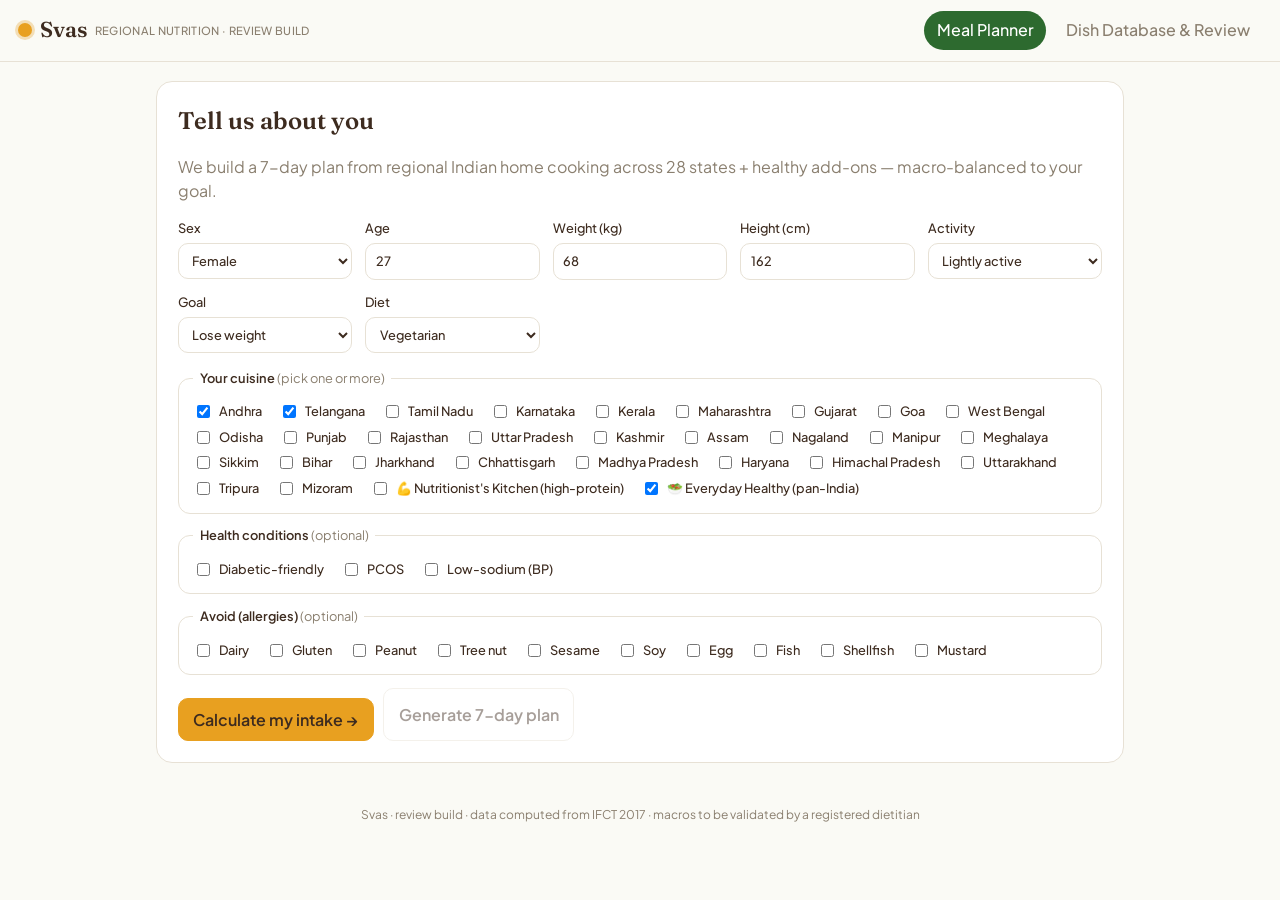
<file: index.html>
<!DOCTYPE html>
<html lang="en">
<head>
<meta charset="UTF-8" />
<meta name="viewport" content="width=device-width, initial-scale=1.0" />
<title>Svas — Regional Meal Planner (review build)</title>
<link rel="icon" type="image/png" href="favicon.png">
<link rel="preconnect" href="https://fonts.googleapis.com">
<link href="https://fonts.googleapis.com/css2?family=Fraunces:opsz,wght@9..144,500;9..144,600&family=Plus+Jakarta+Sans:wght@400;500;600&family=Noto+Sans+Telugu&family=Noto+Sans+Gurmukhi&family=Noto+Sans+Tamil&family=Noto+Sans+Kannada&family=Noto+Sans+Malayalam&family=Noto+Sans+Devanagari&family=Noto+Sans+Gujarati&family=Noto+Sans+Bengali&family=Noto+Sans+Oriya&display=swap" rel="stylesheet">
<link rel="stylesheet" href="styles.css?v=19" />
</head>
<body>
<header class="topbar">
  <div class="brand"><span class="dot"></span> Svas <span class="tag">regional nutrition · review build</span></div>
  <nav class="tabs">
    <button class="tab active" data-tab="plan">Meal Planner</button>
    <button class="tab" data-tab="db">Dish Database &amp; Review</button>
  </nav>
</header>

<!-- ============ PLAN GENERATOR ============ -->
<main id="tab-plan" class="tab-panel active">
  <section class="card form-card">
    <h2>Tell us about you</h2>
    <p class="muted">We build a 7-day plan from regional Indian home cooking across 28 states + healthy add-ons — macro-balanced to your goal.</p>
    <form id="profile-form">
      <div class="grid">
        <label>Sex
          <select name="sex"><option value="female">Female</option><option value="male">Male</option></select>
        </label>
        <label>Age <input type="number" name="age" value="27" min="14" max="90" required></label>
        <label>Weight (kg) <input type="number" name="weight" value="68" min="30" max="200" required></label>
        <label>Height (cm) <input type="number" name="height" value="162" min="120" max="220" required></label>
        <label>Activity
          <select name="activity">
            <option value="sedentary">Sedentary</option>
            <option value="light" selected>Lightly active</option>
            <option value="moderate">Moderately active</option>
            <option value="active">Very active</option>
          </select>
        </label>
        <label>Goal
          <select name="goal">
            <option value="lose" selected>Lose weight</option>
            <option value="maintain">Maintain</option>
            <option value="gain">Build muscle</option>
          </select>
        </label>
        <label>Diet
          <select name="diet">
            <option value="veg" selected>Vegetarian</option>
            <option value="egg">Eggetarian</option>
            <option value="non-veg">Non-vegetarian</option>
          </select>
        </label>
      </div>

      <fieldset>
        <legend>Your cuisine <span class="muted">(pick one or more)</span></legend>
        <label class="chk"><input type="checkbox" name="region" value="Andhra" checked> Andhra</label>
        <label class="chk"><input type="checkbox" name="region" value="Telangana" checked> Telangana</label>
        <label class="chk"><input type="checkbox" name="region" value="Tamil Nadu"> Tamil Nadu</label>
        <label class="chk"><input type="checkbox" name="region" value="Karnataka"> Karnataka</label>
        <label class="chk"><input type="checkbox" name="region" value="Kerala"> Kerala</label>
        <label class="chk"><input type="checkbox" name="region" value="Maharashtra"> Maharashtra</label>
        <label class="chk"><input type="checkbox" name="region" value="Gujarat"> Gujarat</label>
        <label class="chk"><input type="checkbox" name="region" value="Goa"> Goa</label>
        <label class="chk"><input type="checkbox" name="region" value="West Bengal"> West Bengal</label>
        <label class="chk"><input type="checkbox" name="region" value="Odisha"> Odisha</label>
        <label class="chk"><input type="checkbox" name="region" value="Punjab"> Punjab</label>
        <label class="chk"><input type="checkbox" name="region" value="Rajasthan"> Rajasthan</label>
        <label class="chk"><input type="checkbox" name="region" value="Uttar Pradesh"> Uttar Pradesh</label>
        <label class="chk"><input type="checkbox" name="region" value="Kashmir"> Kashmir</label>
        <label class="chk"><input type="checkbox" name="region" value="Assam"> Assam</label>
        <label class="chk"><input type="checkbox" name="region" value="Nagaland"> Nagaland</label>
        <label class="chk"><input type="checkbox" name="region" value="Manipur"> Manipur</label>
        <label class="chk"><input type="checkbox" name="region" value="Meghalaya"> Meghalaya</label>
        <label class="chk"><input type="checkbox" name="region" value="Sikkim"> Sikkim</label>
        <label class="chk"><input type="checkbox" name="region" value="Bihar"> Bihar</label>
        <label class="chk"><input type="checkbox" name="region" value="Jharkhand"> Jharkhand</label>
        <label class="chk"><input type="checkbox" name="region" value="Chhattisgarh"> Chhattisgarh</label>
        <label class="chk"><input type="checkbox" name="region" value="Madhya Pradesh"> Madhya Pradesh</label>
        <label class="chk"><input type="checkbox" name="region" value="Haryana"> Haryana</label>
        <label class="chk"><input type="checkbox" name="region" value="Himachal Pradesh"> Himachal Pradesh</label>
        <label class="chk"><input type="checkbox" name="region" value="Uttarakhand"> Uttarakhand</label>
        <label class="chk"><input type="checkbox" name="region" value="Tripura"> Tripura</label>
        <label class="chk"><input type="checkbox" name="region" value="Mizoram"> Mizoram</label>
        <label class="chk"><input type="checkbox" name="region" value="Nutritionist's Kitchen"> 💪 Nutritionist's Kitchen (high-protein)</label>
        <label class="chk"><input type="checkbox" name="region" value="Everyday" checked> 🥗 Everyday Healthy (pan-India)</label>
      </fieldset>

      <fieldset>
        <legend>Health conditions <span class="muted">(optional)</span></legend>
        <label class="chk"><input type="checkbox" name="cond" value="diabetic"> Diabetic-friendly</label>
        <label class="chk"><input type="checkbox" name="cond" value="pcos"> PCOS</label>
        <label class="chk"><input type="checkbox" name="cond" value="bp"> Low-sodium (BP)</label>
      </fieldset>

      <fieldset>
        <legend>Avoid (allergies) <span class="muted">(optional)</span></legend>
        <label class="chk"><input type="checkbox" name="allergy" value="dairy"> Dairy</label>
        <label class="chk"><input type="checkbox" name="allergy" value="gluten"> Gluten</label>
        <label class="chk"><input type="checkbox" name="allergy" value="peanut"> Peanut</label>
        <label class="chk"><input type="checkbox" name="allergy" value="treenut"> Tree nut</label>
        <label class="chk"><input type="checkbox" name="allergy" value="sesame"> Sesame</label>
        <label class="chk"><input type="checkbox" name="allergy" value="soy"> Soy</label>
        <label class="chk"><input type="checkbox" name="allergy" value="egg"> Egg</label>
        <label class="chk"><input type="checkbox" name="allergy" value="fish"> Fish</label>
        <label class="chk"><input type="checkbox" name="allergy" value="shellfish"> Shellfish</label>
        <label class="chk"><input type="checkbox" name="allergy" value="mustard"> Mustard</label>
      </fieldset>

      <div class="form-actions">
        <button class="btn primary" type="submit" id="calc-btn">Calculate my intake →</button>
        <button class="btn" type="button" id="plan-btn" disabled>Generate 7-day plan</button>
      </div>
    </form>
  </section>

  <section id="intake-output"></section>
  <section id="plan-output"></section>
</main>

<!-- ============ DISH DATABASE / DIETITIAN REVIEW ============ -->
<main id="tab-db" class="tab-panel">
  <section class="card">
    <h2>Dish database &amp; dietitian review</h2>
    <p class="muted">All <span id="db-count"></span> dishes with computed macros &amp; recipes. Add a status/notes per dish — saved in your browser — then export a review CSV.</p>
    <div class="filters">
      <input type="search" id="db-search" placeholder="Search dish…">
      <select id="f-region"><option value="">All regions</option><option>Andhra</option><option>Telangana</option><option>Andhra &amp; Telangana</option><option>Tamil Nadu</option><option>Karnataka</option><option>Kerala</option><option>Maharashtra</option><option>Gujarat</option><option>Goa</option><option>West Bengal</option><option>Odisha</option><option>Punjab</option><option>Rajasthan</option><option>Uttar Pradesh</option><option>Kashmir</option><option>Assam</option><option>Nagaland</option><option>Manipur</option><option>Meghalaya</option><option>Sikkim</option><option>Bihar</option><option>Jharkhand</option><option>Chhattisgarh</option><option>Madhya Pradesh</option><option>Haryana</option><option>Himachal Pradesh</option><option>Uttarakhand</option><option>Tripura</option><option>Mizoram</option><option>Nutritionist's Kitchen</option><option>Everyday</option></select>
      <select id="f-meal"><option value="">All meals</option><option>breakfast</option><option>lunch</option><option>dinner</option><option>snack</option></select>
      <select id="f-diet"><option value="">All diets</option><option>veg</option><option>egg</option><option>non-veg</option></select>
      <select id="f-status"><option value="">All statuses</option><option>Pending</option><option>Approved</option><option>Needs fix</option></select>
      <button class="btn" id="export-btn">⬇ Export review CSV</button>
    </div>
    <div id="db-list" class="db-list"></div>
  </section>
</main>

<div id="modal" class="modal hidden"><div class="modal-box" id="modal-box"></div></div>

<footer class="foot">Svas · review build · data computed from IFCT 2017 · macros to be validated by a registered dietitian</footer>

<script src="data.js?v=19"></script>
<script src="app.js?v=19"></script>
</body>
</html>
</file>
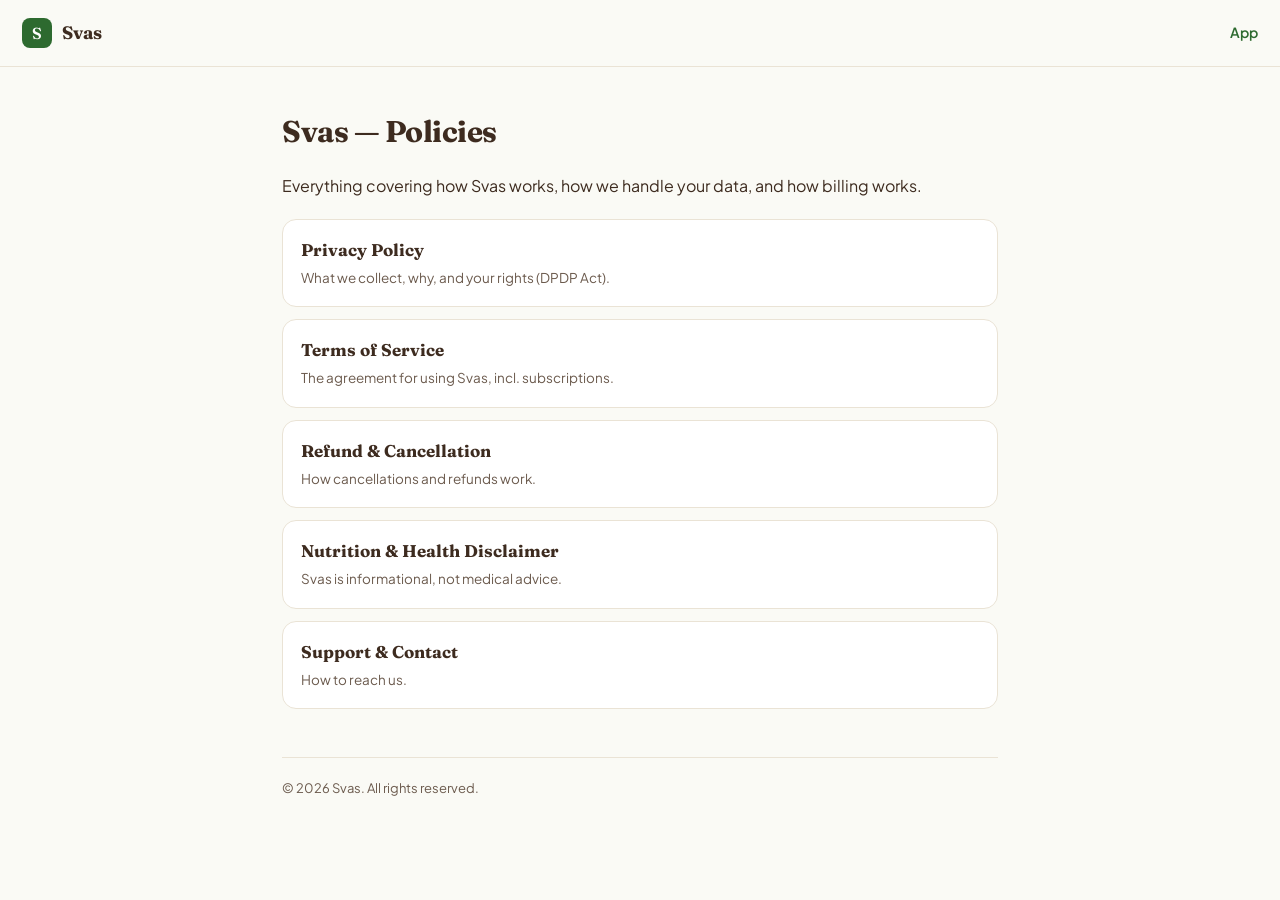
<file: legal/index.html>
<!doctype html>
<html lang="en">
<head>
<meta charset="utf-8">
<meta name="viewport" content="width=device-width, initial-scale=1">
<title>Svas · Policies</title>
<link rel="preconnect" href="https://fonts.googleapis.com">
<link href="https://fonts.googleapis.com/css2?family=Fraunces:opsz,wght@9..144,500;9..144,600&family=Plus+Jakarta+Sans:wght@400;500;600;700&display=swap" rel="stylesheet">
<link rel="stylesheet" href="legal.css">
<style>
  .grid { display: grid; gap: 12px; margin-top: 20px; }
  .tile { display: block; padding: 16px 18px; background: var(--card); border: 1px solid var(--border); border-radius: 14px; text-decoration: none; color: var(--text); }
  .tile b { font-family: "Fraunces", serif; font-size: 17px; display: block; }
  .tile span { color: var(--muted); font-size: 13.5px; }
</style>
</head>
<body>
<header class="site"><span class="mark">S</span><b>Svas</b><a href="https://rohithgade0911.github.io/svas-web/">App</a></header>
<div class="wrap">
  <h1>Svas — Policies</h1>
  <p>Everything covering how Svas works, how we handle your data, and how billing works.</p>
  <div class="grid">
    <a class="tile" href="privacy.html"><b>Privacy Policy</b><span>What we collect, why, and your rights (DPDP Act).</span></a>
    <a class="tile" href="terms.html"><b>Terms of Service</b><span>The agreement for using Svas, incl. subscriptions.</span></a>
    <a class="tile" href="refund.html"><b>Refund &amp; Cancellation</b><span>How cancellations and refunds work.</span></a>
    <a class="tile" href="disclaimer.html"><b>Nutrition &amp; Health Disclaimer</b><span>Svas is informational, not medical advice.</span></a>
    <a class="tile" href="support.html"><b>Support &amp; Contact</b><span>How to reach us.</span></a>
  </div>
  <footer>© 2026 Svas. All rights reserved.</footer>
</div>
</body>
</html>
</file>
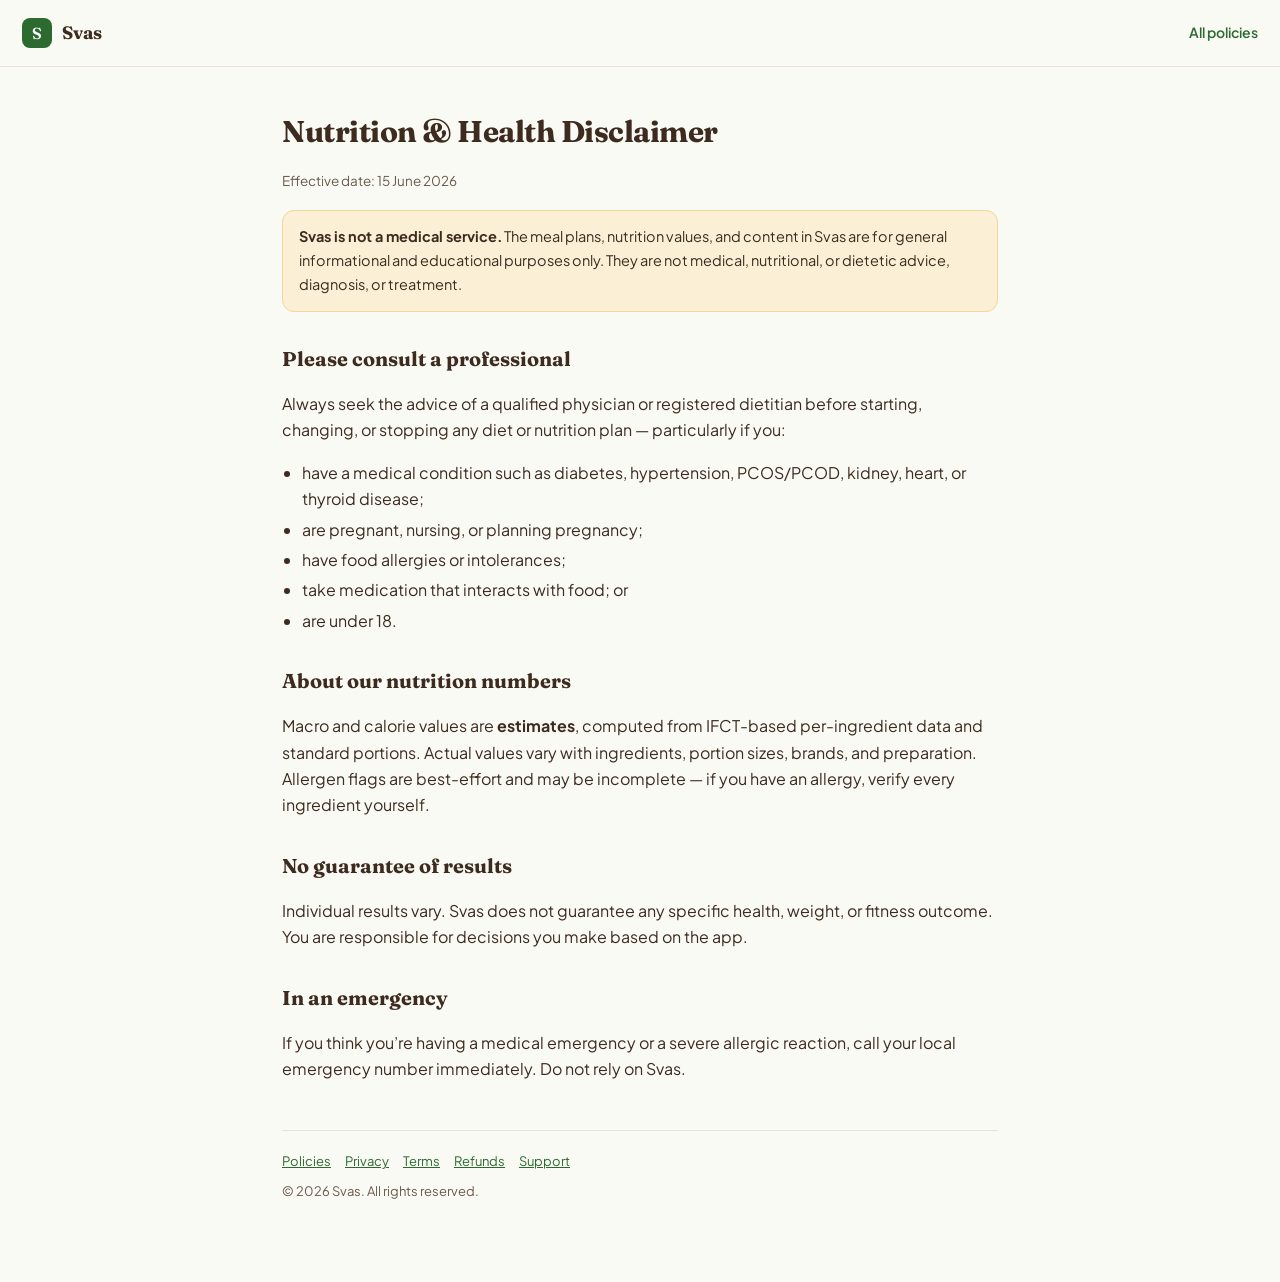
<file: legal/disclaimer.html>
<!doctype html>
<html lang="en">
<head>
<meta charset="utf-8">
<meta name="viewport" content="width=device-width, initial-scale=1">
<title>Nutrition &amp; Health Disclaimer · Svas</title>
<link rel="preconnect" href="https://fonts.googleapis.com">
<link href="https://fonts.googleapis.com/css2?family=Fraunces:opsz,wght@9..144,500;9..144,600&family=Plus+Jakarta+Sans:wght@400;500;600;700&display=swap" rel="stylesheet">
<link rel="stylesheet" href="legal.css">
</head>
<body>
<header class="site"><span class="mark">S</span><b>Svas</b><a href="index.html">All policies</a></header>
<div class="wrap">
  <h1>Nutrition &amp; Health Disclaimer</h1>
  <p class="eff">Effective date: 15 June 2026</p>

  <div class="disclaimer"><b>Svas is not a medical service.</b> The meal plans, nutrition values, and content
  in Svas are for general informational and educational purposes only. They are not medical, nutritional, or
  dietetic advice, diagnosis, or treatment.</div>

  <h2>Please consult a professional</h2>
  <p>Always seek the advice of a qualified physician or registered dietitian before starting, changing, or
  stopping any diet or nutrition plan — particularly if you:</p>
  <ul>
    <li>have a medical condition such as diabetes, hypertension, PCOS/PCOD, kidney, heart, or thyroid disease;</li>
    <li>are pregnant, nursing, or planning pregnancy;</li>
    <li>have food allergies or intolerances;</li>
    <li>take medication that interacts with food; or</li>
    <li>are under 18.</li>
  </ul>

  <h2>About our nutrition numbers</h2>
  <p>Macro and calorie values are <b>estimates</b>, computed from IFCT-based per-ingredient data and standard
  portions. Actual values vary with ingredients, portion sizes, brands, and preparation. Allergen flags are
  best-effort and may be incomplete — if you have an allergy, verify every ingredient yourself.</p>

  <h2>No guarantee of results</h2>
  <p>Individual results vary. Svas does not guarantee any specific health, weight, or fitness outcome. You are
  responsible for decisions you make based on the app.</p>

  <h2>In an emergency</h2>
  <p>If you think you’re having a medical emergency or a severe allergic reaction, call your local emergency
  number immediately. Do not rely on Svas.</p>

  <footer>
    <a href="index.html">Policies</a><a href="privacy.html">Privacy</a><a href="terms.html">Terms</a><a href="refund.html">Refunds</a><a href="support.html">Support</a>
    <div style="margin-top:8px">© 2026 Svas. All rights reserved.</div>
  </footer>
</div>
</body>
</html>
</file>
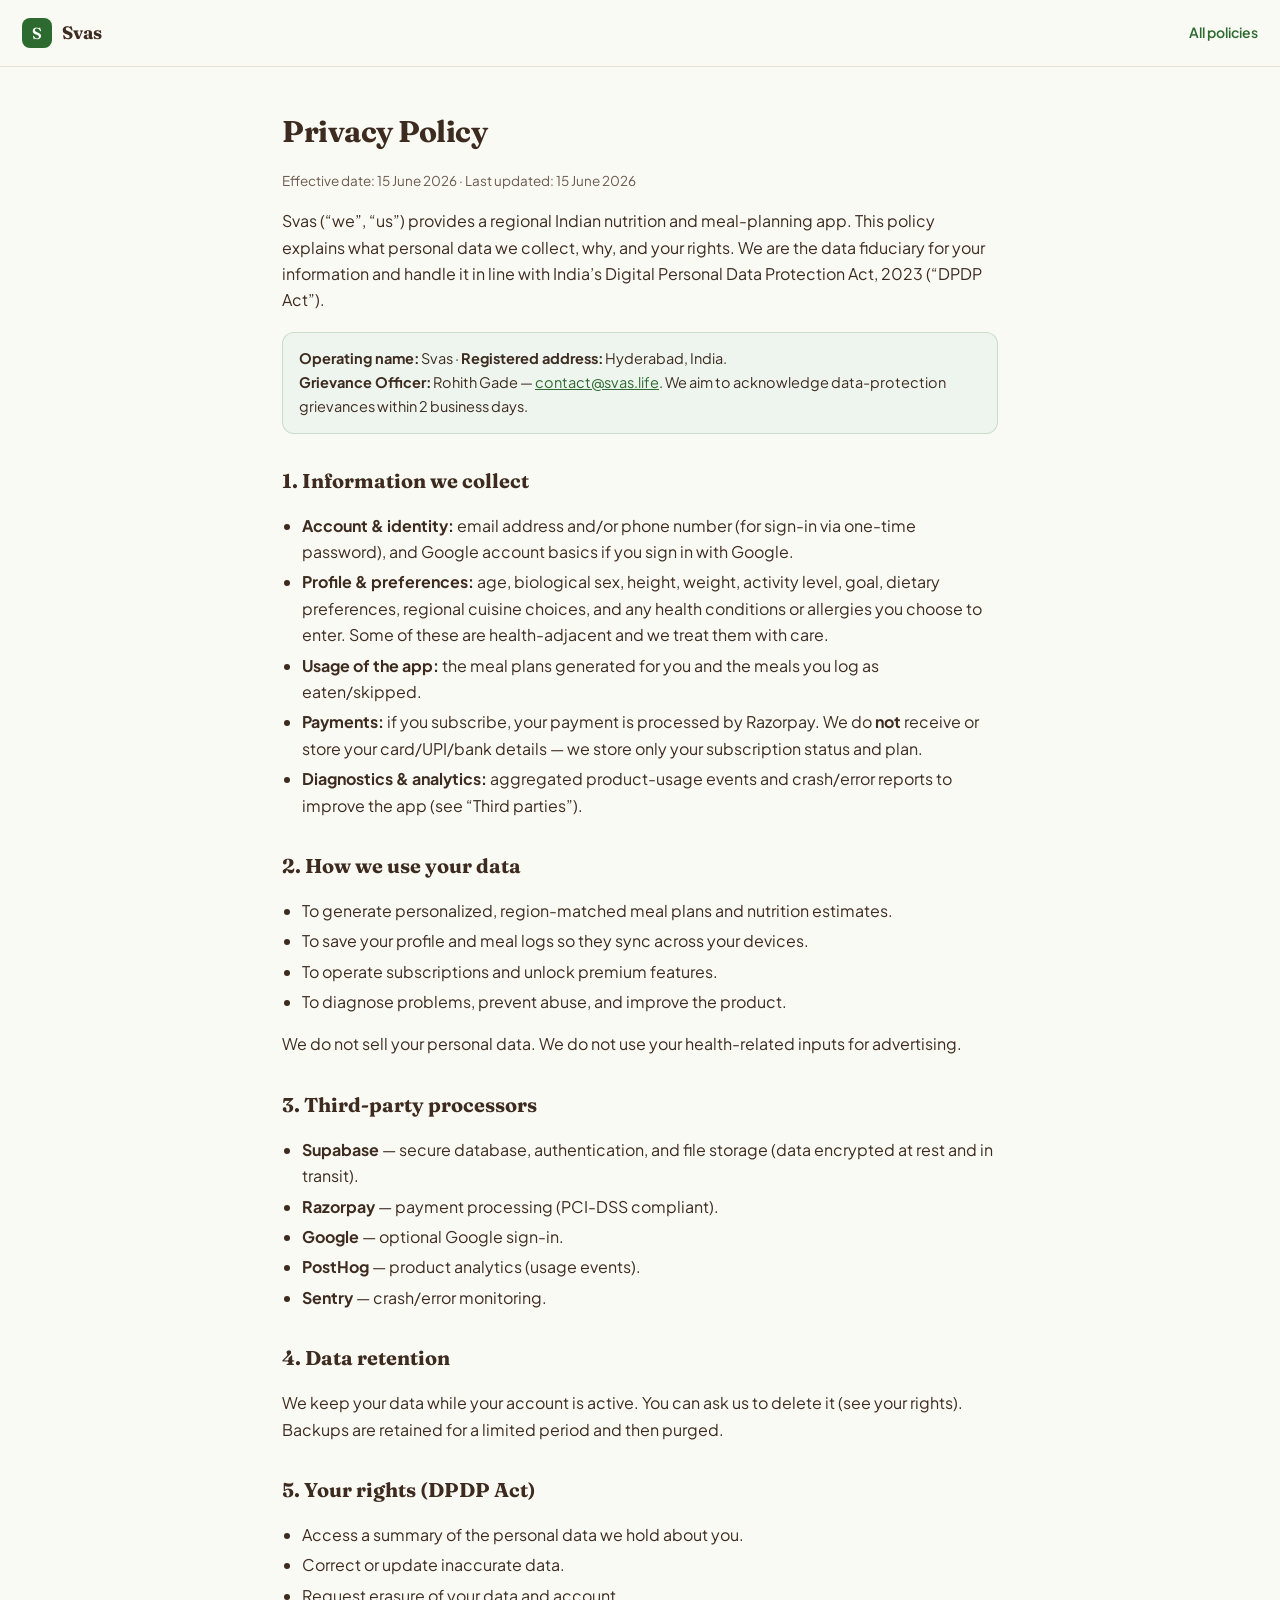
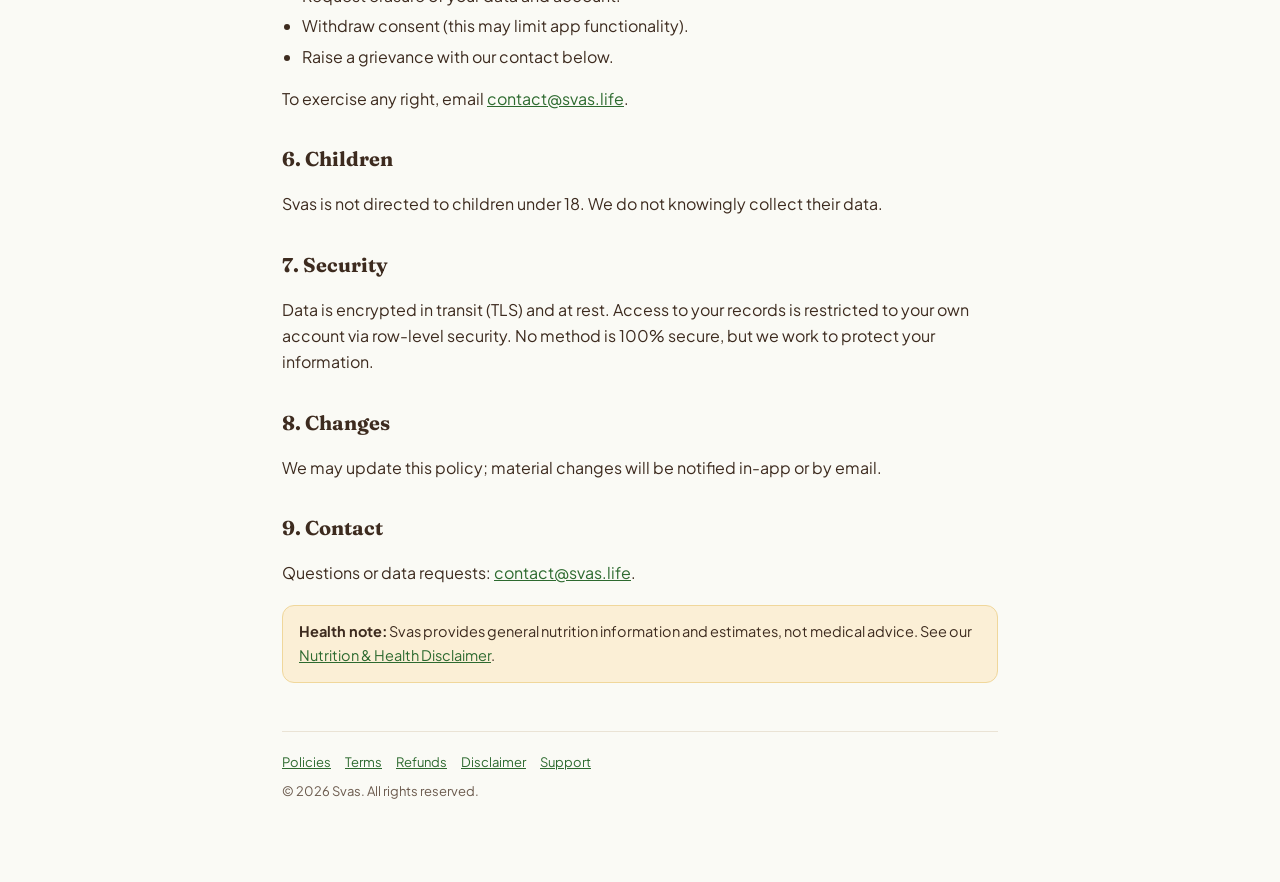
<file: legal/privacy.html>
<!doctype html>
<html lang="en">
<head>
<meta charset="utf-8">
<meta name="viewport" content="width=device-width, initial-scale=1">
<title>Privacy Policy · Svas</title>
<link rel="preconnect" href="https://fonts.googleapis.com">
<link href="https://fonts.googleapis.com/css2?family=Fraunces:opsz,wght@9..144,500;9..144,600&family=Plus+Jakarta+Sans:wght@400;500;600;700&display=swap" rel="stylesheet">
<link rel="stylesheet" href="legal.css">
</head>
<body>
<header class="site"><span class="mark">S</span><b>Svas</b><a href="index.html">All policies</a></header>
<div class="wrap">
  <h1>Privacy Policy</h1>
  <p class="eff">Effective date: 15 June 2026 · Last updated: 15 June 2026</p>

  <p>Svas (“we”, “us”) provides a regional Indian nutrition and meal-planning app. This policy explains
  what personal data we collect, why, and your rights. We are the data fiduciary for your information and
  handle it in line with India’s Digital Personal Data Protection Act, 2023 (“DPDP Act”).</p>

  <div class="note"><b>Operating name:</b> Svas &middot; <b>Registered address:</b> Hyderabad, India.<br><b>Grievance Officer:</b> Rohith Gade — <a href="mailto:contact@svas.life">contact@svas.life</a>. We aim to acknowledge data-protection grievances within 2 business days.</div>

  <h2>1. Information we collect</h2>
  <ul>
    <li><b>Account &amp; identity:</b> email address and/or phone number (for sign-in via one-time password), and Google account basics if you sign in with Google.</li>
    <li><b>Profile &amp; preferences:</b> age, biological sex, height, weight, activity level, goal, dietary preferences, regional cuisine choices, and any health conditions or allergies you choose to enter. Some of these are health-adjacent and we treat them with care.</li>
    <li><b>Usage of the app:</b> the meal plans generated for you and the meals you log as eaten/skipped.</li>
    <li><b>Payments:</b> if you subscribe, your payment is processed by Razorpay. We do <b>not</b> receive or store your card/UPI/bank details — we store only your subscription status and plan.</li>
    <li><b>Diagnostics &amp; analytics:</b> aggregated product-usage events and crash/error reports to improve the app (see “Third parties”).</li>
  </ul>

  <h2>2. How we use your data</h2>
  <ul>
    <li>To generate personalized, region-matched meal plans and nutrition estimates.</li>
    <li>To save your profile and meal logs so they sync across your devices.</li>
    <li>To operate subscriptions and unlock premium features.</li>
    <li>To diagnose problems, prevent abuse, and improve the product.</li>
  </ul>
  <p>We do not sell your personal data. We do not use your health-related inputs for advertising.</p>

  <h2>3. Third-party processors</h2>
  <ul>
    <li><b>Supabase</b> — secure database, authentication, and file storage (data encrypted at rest and in transit).</li>
    <li><b>Razorpay</b> — payment processing (PCI-DSS compliant).</li>
    <li><b>Google</b> — optional Google sign-in.</li>
    <li><b>PostHog</b> — product analytics (usage events).</li>
    <li><b>Sentry</b> — crash/error monitoring.</li>
  </ul>

  <h2>4. Data retention</h2>
  <p>We keep your data while your account is active. You can ask us to delete it (see your rights). Backups
  are retained for a limited period and then purged.</p>

  <h2>5. Your rights (DPDP Act)</h2>
  <ul>
    <li>Access a summary of the personal data we hold about you.</li>
    <li>Correct or update inaccurate data.</li>
    <li>Request erasure of your data and account.</li>
    <li>Withdraw consent (this may limit app functionality).</li>
    <li>Raise a grievance with our contact below.</li>
  </ul>
  <p>To exercise any right, email <a href="mailto:contact@svas.life">contact@svas.life</a>.</p>

  <h2>6. Children</h2>
  <p>Svas is not directed to children under 18. We do not knowingly collect their data.</p>

  <h2>7. Security</h2>
  <p>Data is encrypted in transit (TLS) and at rest. Access to your records is restricted to your own account
  via row-level security. No method is 100% secure, but we work to protect your information.</p>

  <h2>8. Changes</h2>
  <p>We may update this policy; material changes will be notified in-app or by email.</p>

  <h2>9. Contact</h2>
  <p>Questions or data requests: <a href="mailto:contact@svas.life">contact@svas.life</a>.</p>

  <div class="disclaimer"><b>Health note:</b> Svas provides general nutrition information and estimates, not medical advice. See our <a href="disclaimer.html">Nutrition &amp; Health Disclaimer</a>.</div>

  <footer>
    <a href="index.html">Policies</a><a href="terms.html">Terms</a><a href="refund.html">Refunds</a><a href="disclaimer.html">Disclaimer</a><a href="support.html">Support</a>
    <div style="margin-top:8px">© 2026 Svas. All rights reserved.</div>
  </footer>
</div>
</body>
</html>
</file>
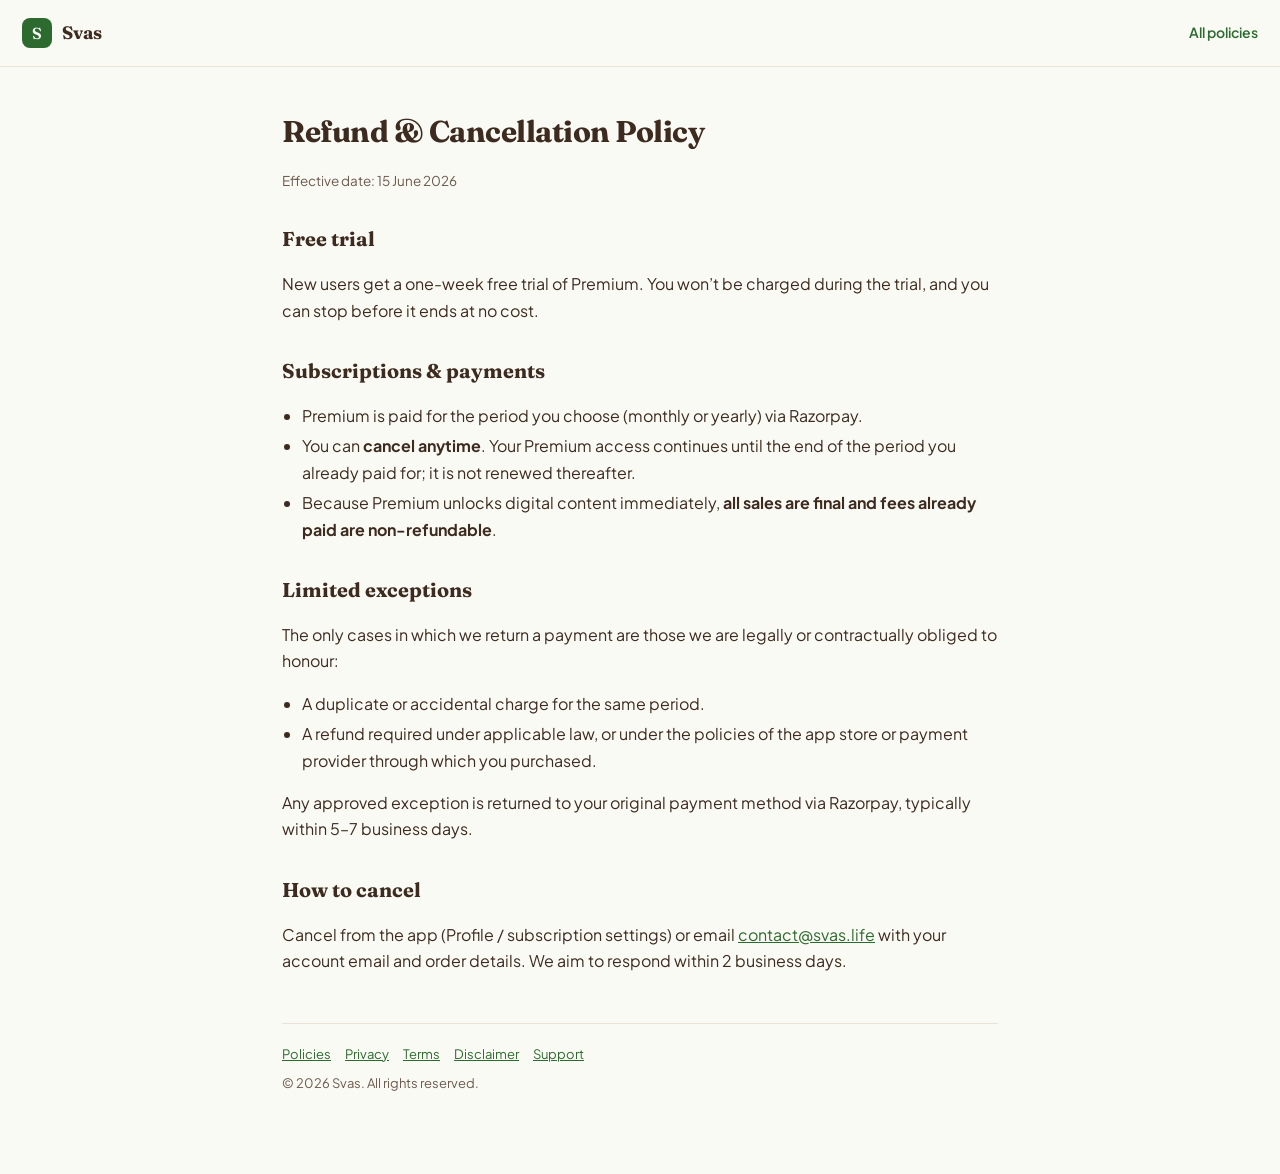
<file: legal/refund.html>
<!doctype html>
<html lang="en">
<head>
<meta charset="utf-8">
<meta name="viewport" content="width=device-width, initial-scale=1">
<title>Refund &amp; Cancellation Policy · Svas</title>
<link rel="preconnect" href="https://fonts.googleapis.com">
<link href="https://fonts.googleapis.com/css2?family=Fraunces:opsz,wght@9..144,500;9..144,600&family=Plus+Jakarta+Sans:wght@400;500;600;700&display=swap" rel="stylesheet">
<link rel="stylesheet" href="legal.css">
</head>
<body>
<header class="site"><span class="mark">S</span><b>Svas</b><a href="index.html">All policies</a></header>
<div class="wrap">
  <h1>Refund &amp; Cancellation Policy</h1>
  <p class="eff">Effective date: 15 June 2026</p>

  <h2>Free trial</h2>
  <p>New users get a one-week free trial of Premium. You won’t be charged during the trial, and you can stop
  before it ends at no cost.</p>

  <h2>Subscriptions &amp; payments</h2>
  <ul>
    <li>Premium is paid for the period you choose (monthly or yearly) via Razorpay.</li>
    <li>You can <b>cancel anytime</b>. Your Premium access continues until the end of the period you already
    paid for; it is not renewed thereafter.</li>
    <li>Because Premium unlocks digital content immediately, <b>all sales are final and fees already paid are
    non-refundable</b>.</li>
  </ul>

  <h2>Limited exceptions</h2>
  <p>The only cases in which we return a payment are those we are legally or contractually obliged to honour:</p>
  <ul>
    <li>A duplicate or accidental charge for the same period.</li>
    <li>A refund required under applicable law, or under the policies of the app store or payment provider
    through which you purchased.</li>
  </ul>
  <p>Any approved exception is returned to your original payment method via Razorpay, typically within
  5–7 business days.</p>

  <h2>How to cancel</h2>
  <p>Cancel from the app (Profile / subscription settings) or email
  <a href="mailto:contact@svas.life">contact@svas.life</a> with your account email and order details.
  We aim to respond within 2 business days.</p>

  <footer>
    <a href="index.html">Policies</a><a href="privacy.html">Privacy</a><a href="terms.html">Terms</a><a href="disclaimer.html">Disclaimer</a><a href="support.html">Support</a>
    <div style="margin-top:8px">© 2026 Svas. All rights reserved.</div>
  </footer>
</div>
</body>
</html>
</file>
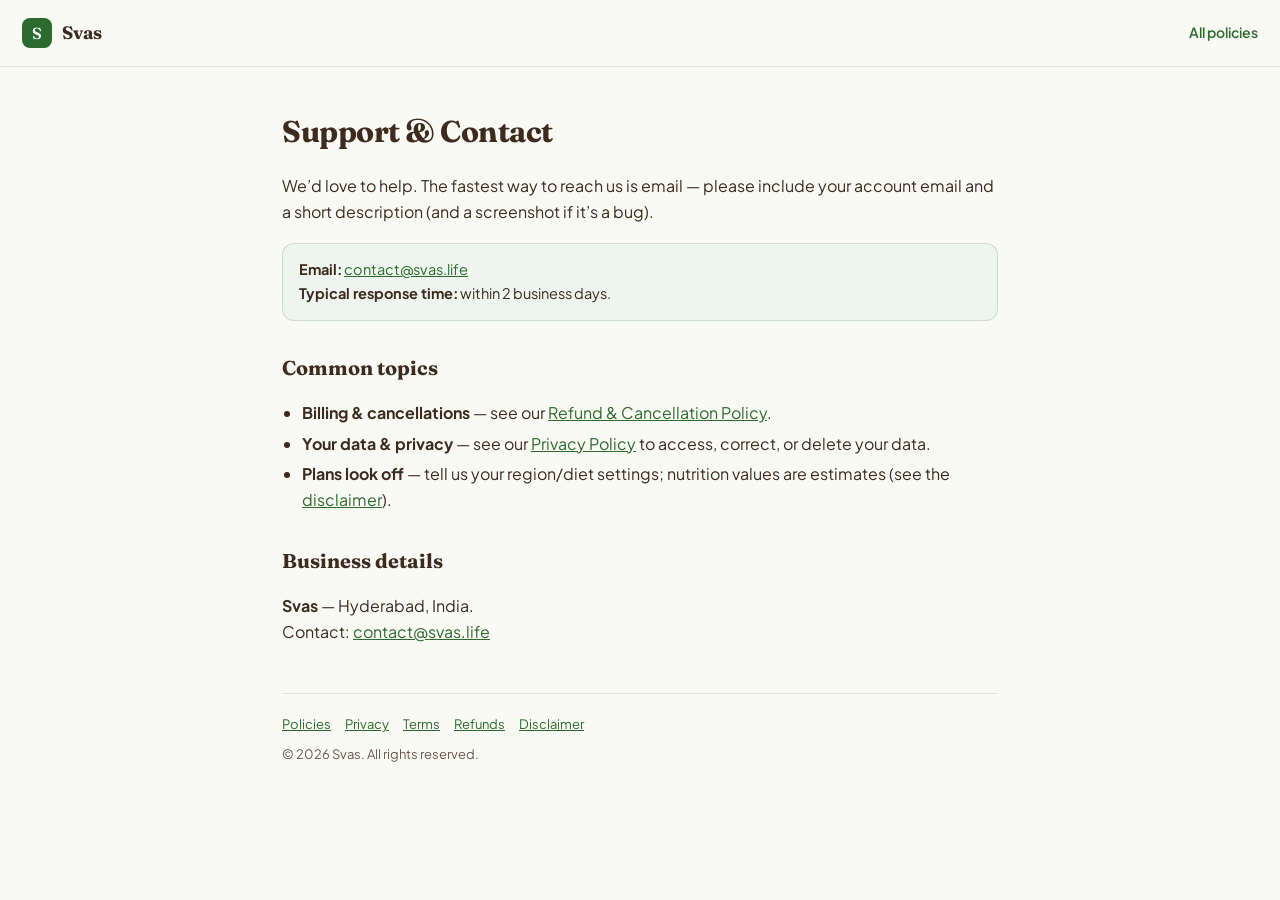
<file: legal/support.html>
<!doctype html>
<html lang="en">
<head>
<meta charset="utf-8">
<meta name="viewport" content="width=device-width, initial-scale=1">
<title>Support · Svas</title>
<link rel="preconnect" href="https://fonts.googleapis.com">
<link href="https://fonts.googleapis.com/css2?family=Fraunces:opsz,wght@9..144,500;9..144,600&family=Plus+Jakarta+Sans:wght@400;500;600;700&display=swap" rel="stylesheet">
<link rel="stylesheet" href="legal.css">
</head>
<body>
<header class="site"><span class="mark">S</span><b>Svas</b><a href="index.html">All policies</a></header>
<div class="wrap">
  <h1>Support &amp; Contact</h1>
  <p>We’d love to help. The fastest way to reach us is email — please include your account email and a short
  description (and a screenshot if it’s a bug).</p>

  <div class="note"><b>Email:</b> <a href="mailto:contact@svas.life">contact@svas.life</a><br>
  <b>Typical response time:</b> within 2 business days.</div>

  <h2>Common topics</h2>
  <ul>
    <li><b>Billing &amp; cancellations</b> — see our <a href="refund.html">Refund &amp; Cancellation Policy</a>.</li>
    <li><b>Your data &amp; privacy</b> — see our <a href="privacy.html">Privacy Policy</a> to access, correct, or delete your data.</li>
    <li><b>Plans look off</b> — tell us your region/diet settings; nutrition values are estimates (see the <a href="disclaimer.html">disclaimer</a>).</li>
  </ul>

  <h2>Business details</h2>
  <p><b>Svas</b> — Hyderabad, India.<br>Contact: <a href="mailto:contact@svas.life">contact@svas.life</a></p>

  <footer>
    <a href="index.html">Policies</a><a href="privacy.html">Privacy</a><a href="terms.html">Terms</a><a href="refund.html">Refunds</a><a href="disclaimer.html">Disclaimer</a>
    <div style="margin-top:8px">© 2026 Svas. All rights reserved.</div>
  </footer>
</div>
</body>
</html>
</file>
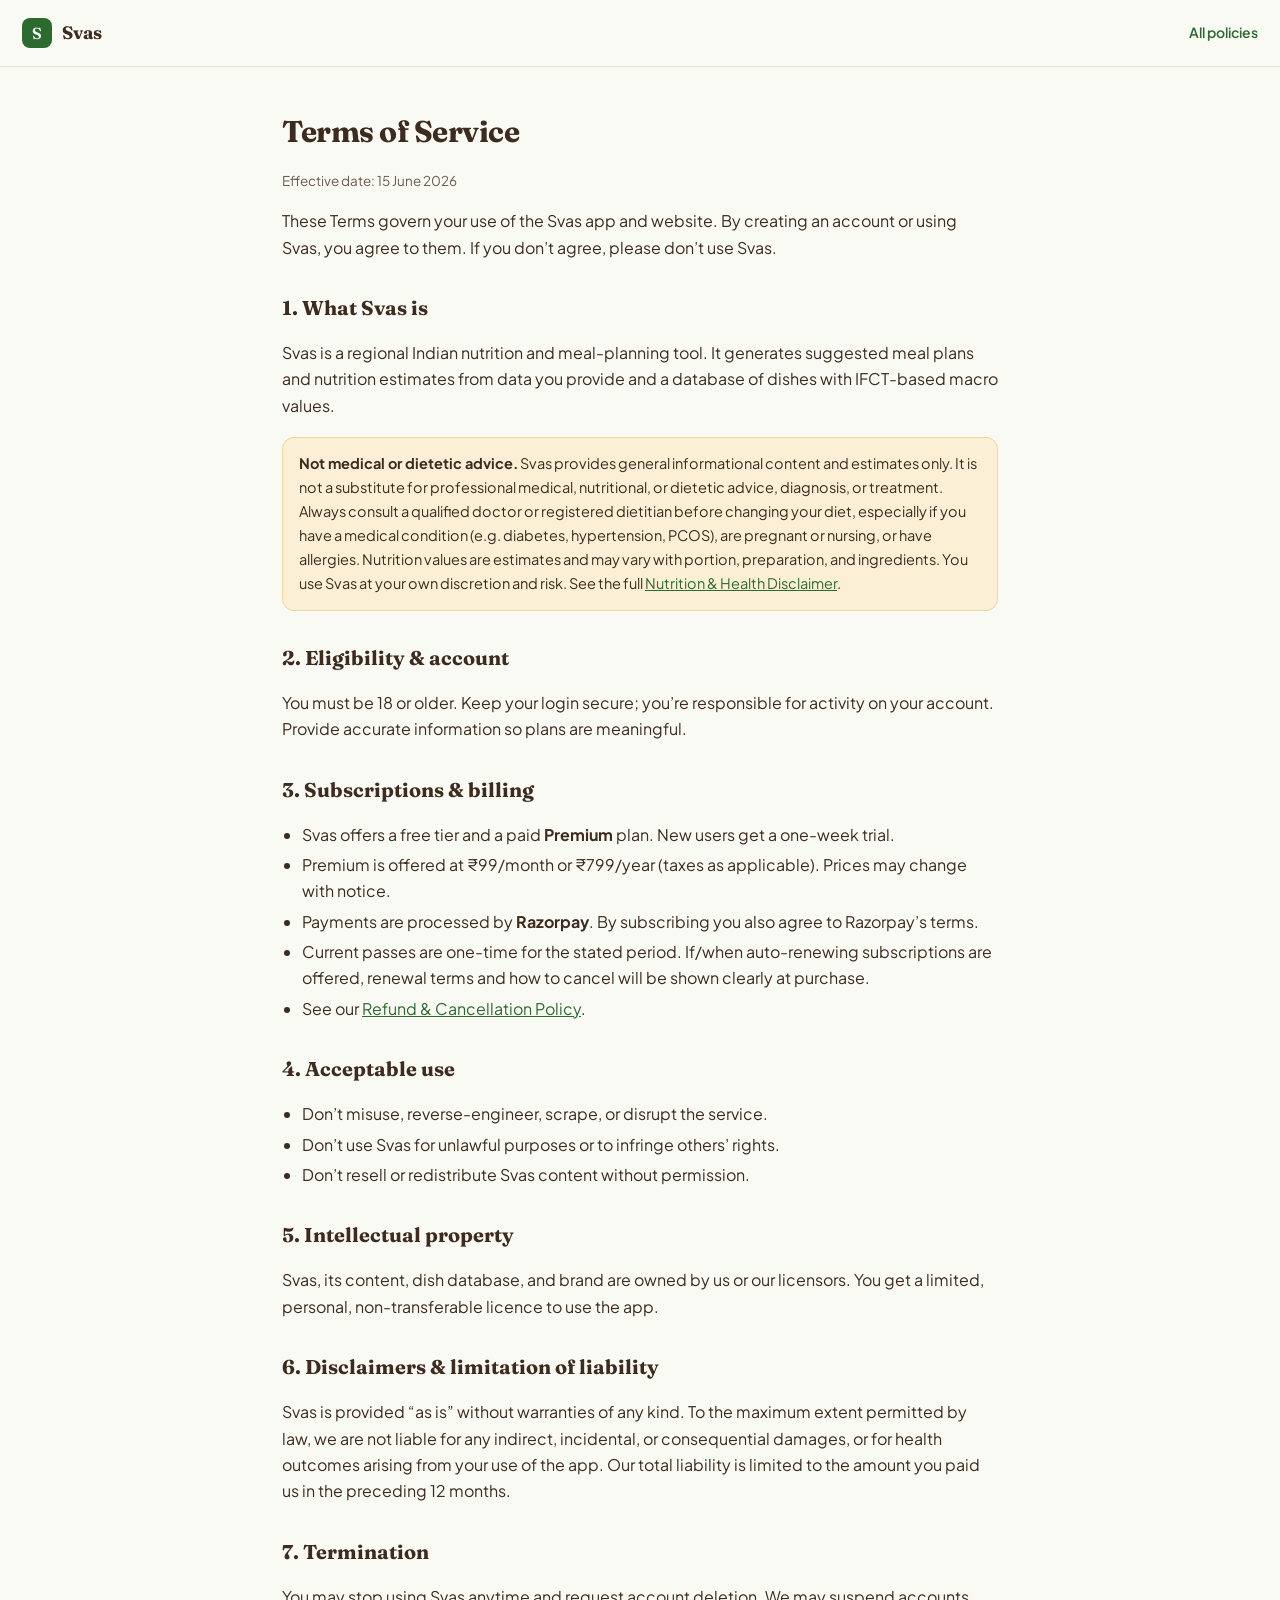
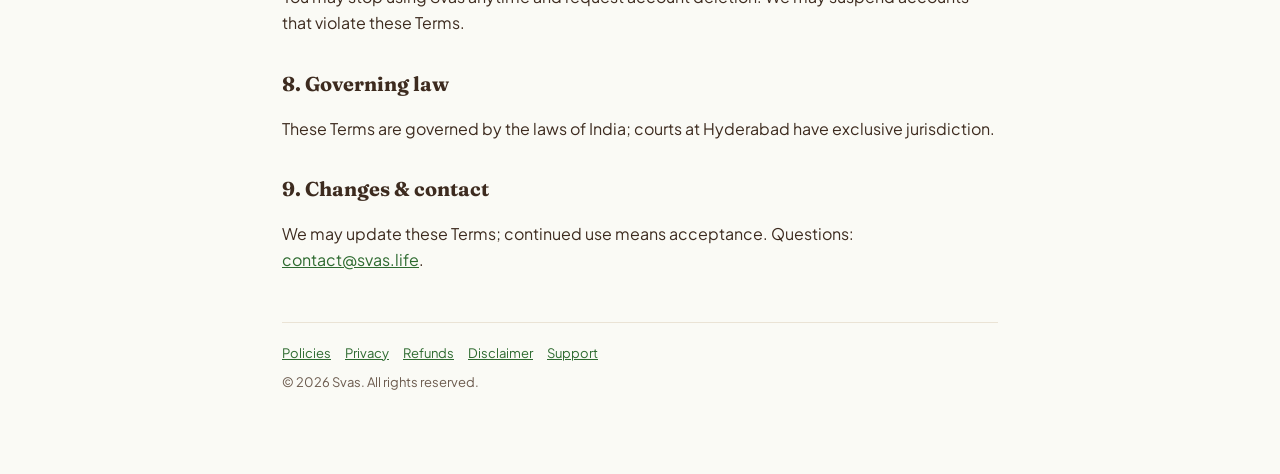
<file: legal/terms.html>
<!doctype html>
<html lang="en">
<head>
<meta charset="utf-8">
<meta name="viewport" content="width=device-width, initial-scale=1">
<title>Terms of Service · Svas</title>
<link rel="preconnect" href="https://fonts.googleapis.com">
<link href="https://fonts.googleapis.com/css2?family=Fraunces:opsz,wght@9..144,500;9..144,600&family=Plus+Jakarta+Sans:wght@400;500;600;700&display=swap" rel="stylesheet">
<link rel="stylesheet" href="legal.css">
</head>
<body>
<header class="site"><span class="mark">S</span><b>Svas</b><a href="index.html">All policies</a></header>
<div class="wrap">
  <h1>Terms of Service</h1>
  <p class="eff">Effective date: 15 June 2026</p>

  <p>These Terms govern your use of the Svas app and website. By creating an account or using Svas, you agree
  to them. If you don’t agree, please don’t use Svas.</p>

  <h2>1. What Svas is</h2>
  <p>Svas is a regional Indian nutrition and meal-planning tool. It generates suggested meal plans and
  nutrition estimates from data you provide and a database of dishes with IFCT-based macro values.</p>

  <div class="disclaimer"><b>Not medical or dietetic advice.</b> Svas provides general informational content
  and estimates only. It is not a substitute for professional medical, nutritional, or dietetic advice,
  diagnosis, or treatment. Always consult a qualified doctor or registered dietitian before changing your
  diet, especially if you have a medical condition (e.g. diabetes, hypertension, PCOS), are pregnant or
  nursing, or have allergies. Nutrition values are estimates and may vary with portion, preparation, and
  ingredients. You use Svas at your own discretion and risk. See the full
  <a href="disclaimer.html">Nutrition &amp; Health Disclaimer</a>.</div>

  <h2>2. Eligibility &amp; account</h2>
  <p>You must be 18 or older. Keep your login secure; you’re responsible for activity on your account. Provide
  accurate information so plans are meaningful.</p>

  <h2>3. Subscriptions &amp; billing</h2>
  <ul>
    <li>Svas offers a free tier and a paid <b>Premium</b> plan. New users get a one-week trial.</li>
    <li>Premium is offered at ₹99/month or ₹799/year (taxes as applicable). Prices may change with notice.</li>
    <li>Payments are processed by <b>Razorpay</b>. By subscribing you also agree to Razorpay’s terms.</li>
    <li>Current passes are one-time for the stated period. If/when auto-renewing subscriptions are offered, renewal terms and how to cancel will be shown clearly at purchase.</li>
    <li>See our <a href="refund.html">Refund &amp; Cancellation Policy</a>.</li>
  </ul>

  <h2>4. Acceptable use</h2>
  <ul>
    <li>Don’t misuse, reverse-engineer, scrape, or disrupt the service.</li>
    <li>Don’t use Svas for unlawful purposes or to infringe others’ rights.</li>
    <li>Don’t resell or redistribute Svas content without permission.</li>
  </ul>

  <h2>5. Intellectual property</h2>
  <p>Svas, its content, dish database, and brand are owned by us or our licensors. You get a limited,
  personal, non-transferable licence to use the app.</p>

  <h2>6. Disclaimers &amp; limitation of liability</h2>
  <p>Svas is provided “as is” without warranties of any kind. To the maximum extent permitted by law, we are
  not liable for any indirect, incidental, or consequential damages, or for health outcomes arising from your
  use of the app. Our total liability is limited to the amount you paid us in the preceding 12 months.</p>

  <h2>7. Termination</h2>
  <p>You may stop using Svas anytime and request account deletion. We may suspend accounts that violate these
  Terms.</p>

  <h2>8. Governing law</h2>
  <p>These Terms are governed by the laws of India; courts at Hyderabad
  have exclusive jurisdiction.</p>

  <h2>9. Changes &amp; contact</h2>
  <p>We may update these Terms; continued use means acceptance. Questions:
  <a href="mailto:contact@svas.life">contact@svas.life</a>.</p>

  <footer>
    <a href="index.html">Policies</a><a href="privacy.html">Privacy</a><a href="refund.html">Refunds</a><a href="disclaimer.html">Disclaimer</a><a href="support.html">Support</a>
    <div style="margin-top:8px">© 2026 Svas. All rights reserved.</div>
  </footer>
</div>
</body>
</html>
</file>
<file: styles.css>
:root{
  --turmeric:#E8A020; --curry:#2D6A2F; --chilli:#C1440E;
  --rice:#FAFAF5; --spice:#3D2B1F; --line:#e7e1d5; --muted:#8a7f6f;
  --card:#fff; --ok:#1D9E75; --warn:#EF9F27;
  --sans:'Plus Jakarta Sans',system-ui,sans-serif; --serif:'Fraunces',Georgia,serif;
}
*{box-sizing:border-box}
body{margin:0;background:var(--rice);color:var(--spice);font-family:var(--sans);line-height:1.5}
.muted{color:var(--muted);font-weight:400}
h2{font-family:var(--serif);font-weight:600;margin:0 0 .25rem}

/* top bar */
.topbar{position:sticky;top:0;z-index:10;background:var(--rice);border-bottom:1px solid var(--line);
  display:flex;align-items:center;justify-content:space-between;padding:.7rem 1.1rem;flex-wrap:wrap;gap:.5rem}
.brand{font-family:var(--serif);font-weight:600;font-size:1.35rem;display:flex;align-items:center;gap:.5rem}
.brand .dot{width:14px;height:14px;border-radius:50%;background:var(--turmeric);box-shadow:0 0 0 3px #f3deb6}
.brand .tag{font-family:var(--sans);font-size:.7rem;color:var(--muted);font-weight:500;letter-spacing:.03em;text-transform:uppercase}
.tabs{display:flex;gap:.4rem}
.tab{border:none;background:transparent;font:inherit;font-weight:500;padding:.45rem .8rem;border-radius:999px;cursor:pointer;color:var(--muted)}
.tab.active{background:var(--curry);color:#fff}

.tab-panel{display:none;max-width:1000px;margin:1.2rem auto;padding:0 1rem}
.tab-panel.active{display:block}
.card{background:var(--card);border:1px solid var(--line);border-radius:16px;padding:1.3rem;margin-bottom:1.2rem}

/* form */
.grid{display:grid;grid-template-columns:repeat(auto-fit,minmax(150px,1fr));gap:.8rem;margin:1rem 0}
label{display:flex;flex-direction:column;font-size:.8rem;font-weight:500;gap:.3rem}
select,input[type=number],input[type=search]{font:inherit;padding:.5rem .6rem;border:1px solid var(--line);border-radius:10px;background:#fff;color:var(--spice)}
fieldset{border:1px solid var(--line);border-radius:12px;margin:.8rem 0;padding:.7rem .9rem}
legend{font-size:.8rem;font-weight:600;padding:0 .4rem}
.chk{flex-direction:row;align-items:center;display:inline-flex;gap:.35rem;margin:.2rem .9rem .2rem 0;font-weight:500}
.btn{font:inherit;font-weight:600;border:1px solid var(--line);background:#fff;border-radius:10px;padding:.55rem .9rem;cursor:pointer;color:var(--spice)}
.btn.primary{background:var(--turmeric);border-color:var(--turmeric);color:#3d2b1f;margin-top:.6rem}
.btn.primary:hover{filter:brightness(.97)}

/* plan output */
.target-bar{display:flex;flex-wrap:wrap;gap:.6rem;margin:.4rem 0 1rem}
.pill{background:#f4ecdd;border:1px solid #ecdcbd;border-radius:999px;padding:.3rem .7rem;font-size:.8rem;font-weight:600}
.day{border:1px solid var(--line);border-radius:14px;margin-bottom:.8rem;overflow:hidden;background:#fff}
.day-head{display:flex;justify-content:space-between;align-items:center;background:#f6f2ea;padding:.55rem .9rem;font-weight:600}
.day-head .totals{font-size:.78rem;color:var(--muted);font-weight:500}
.meal{display:flex;justify-content:space-between;gap:.6rem;padding:.5rem .9rem;border-top:1px solid var(--line)}
.meal .slot{font-size:.68rem;text-transform:uppercase;letter-spacing:.05em;color:var(--muted);width:74px;flex:none;padding-top:.15rem}
.meal .dish{flex:1}
.meal .dish .nm{font-weight:600}
.meal .dish .nat{font-family:'Noto Sans Telugu','Noto Sans Gurmukhi','Noto Sans Tamil','Noto Sans Kannada','Noto Sans Malayalam','Noto Sans Devanagari','Noto Sans Gujarati','Noto Sans Bengali','Noto Sans Oriya',sans-serif;color:var(--curry);font-size:.85rem}
.meal .mac{font-size:.74rem;color:var(--muted);text-align:right;white-space:nowrap}

/* db list */
.filters{display:flex;flex-wrap:wrap;gap:.5rem;margin:.8rem 0}
.filters input[type=search]{flex:1;min-width:160px}
.db-list{display:grid;grid-template-columns:repeat(auto-fill,minmax(260px,1fr));gap:.7rem}
.dish-card{border:1px solid var(--line);border-radius:12px;padding:.7rem .8rem;background:#fff;cursor:pointer}
.dish-card:hover{border-color:var(--turmeric)}
.dish-card .nm{font-weight:600}
.dish-card .nat{font-family:'Noto Sans Telugu','Noto Sans Gurmukhi','Noto Sans Tamil','Noto Sans Kannada','Noto Sans Malayalam','Noto Sans Devanagari','Noto Sans Gujarati','Noto Sans Bengali','Noto Sans Oriya',sans-serif;color:var(--curry);font-size:.85rem}
.dish-card .meta{font-size:.72rem;color:var(--muted);margin:.25rem 0}
.dish-card .mac{font-size:.78rem;font-weight:500}
.badge{display:inline-block;font-size:.62rem;font-weight:600;padding:.1rem .45rem;border-radius:999px;margin-left:.3rem;vertical-align:middle}
.b-Pending{background:#eee;color:#666}
.b-Approved{background:#e1f5ee;color:#085041}
.b-Needsfix{background:#fcebeb;color:#a32d2d}
.tags span{display:inline-block;background:#f4ecdd;border-radius:999px;font-size:.62rem;padding:.05rem .4rem;margin:.1rem .15rem 0 0;color:#6b4e1e}

/* modal */
.modal{position:fixed;inset:0;background:rgba(40,30,20,.45);display:flex;align-items:flex-start;justify-content:center;padding:2rem 1rem;overflow:auto;z-index:50}
.modal.hidden{display:none}
.modal-box{background:#fff;border-radius:16px;max-width:560px;width:100%;padding:1.4rem}
.modal-box h3{font-family:var(--serif);margin:.1rem 0 .1rem;font-size:1.3rem}
.macro-grid{display:grid;grid-template-columns:repeat(4,1fr);gap:.5rem;margin:.8rem 0}
.macro-grid div{background:#f6f2ea;border-radius:10px;padding:.5rem;text-align:center}
.macro-grid b{display:block;font-size:1.05rem}
.macro-grid small{color:var(--muted);font-size:.66rem;text-transform:uppercase;letter-spacing:.04em}
.kv{font-size:.8rem;color:var(--muted);margin:.2rem 0}
ul.ing,ol.steps{margin:.3rem 0 .8rem;padding-left:1.1rem;font-size:.86rem}
ol.steps li{margin-bottom:.3rem}
.review-box{border-top:1px solid var(--line);margin-top:.8rem;padding-top:.8rem}
.review-box textarea{width:100%;border:1px solid var(--line);border-radius:10px;padding:.5rem;font:inherit;min-height:60px}
.row{display:flex;gap:.5rem;align-items:center;flex-wrap:wrap}
.close{float:right;border:none;background:none;font-size:1.4rem;cursor:pointer;color:var(--muted)}
.foot{text-align:center;color:var(--muted);font-size:.75rem;padding:1.5rem 1rem 2.5rem}
.empty{color:var(--muted);padding:1rem;text-align:center}

/* plan v2 — slots, plates, components, refresh */
.slot-block{border-top:1px solid var(--line)}
.slot-label{font-size:.66rem;text-transform:uppercase;letter-spacing:.06em;color:var(--muted);padding:.45rem .9rem .1rem;font-weight:600}
.slot-items{padding:0 .5rem .4rem}
.comp{display:flex;align-items:center;gap:.6rem;padding:.45rem .4rem;border-bottom:1px dashed var(--line)}
.comp:last-child{border-bottom:none}
.comp .cinfo{flex:1;min-width:0}
.comp .nm{font-weight:600;font-size:.92rem}
.comp .nat{font-family:'Noto Sans Telugu','Noto Sans Gurmukhi','Noto Sans Tamil','Noto Sans Kannada','Noto Sans Malayalam','Noto Sans Devanagari','Noto Sans Gujarati','Noto Sans Bengali','Noto Sans Oriya',sans-serif;color:var(--curry);font-size:.82rem}
.comp .por{font-size:.74rem;color:var(--muted)}
.comp .cmac{font-size:.74rem;color:var(--muted);text-align:right;white-space:nowrap;line-height:1.35}
.comp .cact{display:flex;gap:.25rem;flex:none}
.rf{border:1px solid var(--line);background:#fff;border-radius:8px;width:30px;height:30px;cursor:pointer;font-size:.95rem;color:var(--curry);line-height:1;padding:0}
.rf:hover{border-color:var(--turmeric);background:#fbf3e2}
.rf.det{color:var(--muted)}
.edited{color:var(--chilli);font-size:.7rem;font-weight:600}
ul.ing li{margin-bottom:.2rem}
ul.ing .ing-rf{width:24px;height:24px;font-size:.8rem;vertical-align:middle;margin-left:.2rem}

/* two-button row + intake panel */
.form-actions{display:flex;gap:.6rem;flex-wrap:wrap;margin-top:.8rem}
.btn[disabled]{opacity:.45;cursor:not-allowed}
.intake .kcal-big{font-family:var(--serif);font-size:2.4rem;font-weight:600;color:var(--curry);line-height:1}
.intake .kcal-big span{font-family:var(--sans);font-size:.9rem;color:var(--muted);font-weight:500}
.mrow{display:flex;align-items:center;gap:.7rem;margin:.45rem 0}
.mlab{width:64px;font-size:.82rem;font-weight:600}
.mtrack{flex:1;height:10px;background:#f0eadf;border-radius:99px;overflow:hidden}
.mfill{height:100%;border-radius:99px}
.mval{width:96px;text-align:right;font-size:.8rem;color:var(--muted)}
.mval b{color:var(--spice)}
.adj{font-size:.8rem;background:#f4ecdd;border-radius:10px;padding:.45rem .7rem;margin-top:.5rem;color:#6b4e1e}
.nat{font-family:'Noto Sans Telugu','Noto Sans Gurmukhi','Noto Sans Tamil','Noto Sans Kannada','Noto Sans Malayalam','Noto Sans Devanagari','Noto Sans Gujarati','Noto Sans Bengali','Noto Sans Oriya',sans-serif}
</file>
<file: legal/legal.css>
/* Shared styles for Svas legal pages — matches the brand (curry-leaf green,
   rice-white, turmeric accent; Fraunces headings + Plus Jakarta Sans body). */
:root {
  --green: #2D6A2F; --green-soft: #EEF5EE; --turmeric: #C9871A;
  --bg: #FAFAF5; --card: #FFFFFF; --text: #3D2B1F; --muted: #6B5A4D; --border: #EAE3D5;
}
* { box-sizing: border-box; }
body {
  margin: 0; background: var(--bg); color: var(--text);
  font-family: "Plus Jakarta Sans", system-ui, -apple-system, sans-serif;
  line-height: 1.65; font-size: 16px;
}
.wrap { max-width: 760px; margin: 0 auto; padding: 32px 22px 80px; }
header.site { display: flex; align-items: center; gap: 10px; padding: 18px 22px; border-bottom: 1px solid var(--border); }
header.site .mark { width: 30px; height: 30px; border-radius: 8px; background: var(--green); color: #fff; display: flex; align-items: center; justify-content: center; font-family: "Fraunces", serif; font-weight: 600; }
header.site b { font-family: "Fraunces", serif; font-size: 18px; }
header.site a { margin-left: auto; color: var(--green); text-decoration: none; font-weight: 600; font-size: 14px; }
h1 { font-family: "Fraunces", serif; font-size: 30px; letter-spacing: -0.5px; margin: 8px 0 4px; }
h2 { font-family: "Fraunces", serif; font-size: 20px; margin: 30px 0 8px; }
.eff { color: var(--muted); font-size: 13.5px; margin-bottom: 8px; }
.note { background: var(--green-soft); border: 1px solid rgba(45,106,47,0.18); border-radius: 12px; padding: 14px 16px; font-size: 14.5px; margin: 18px 0; }
.disclaimer { background: #FBEFD6; border: 1px solid #F0D79B; border-radius: 12px; padding: 14px 16px; font-size: 14.5px; margin: 18px 0; }
.todo { color: #b45309; font-weight: 600; }
a { color: var(--green); }
ul { padding-left: 20px; }
li { margin: 4px 0; }
footer { margin-top: 48px; padding-top: 20px; border-top: 1px solid var(--border); color: var(--muted); font-size: 13px; }
footer a { margin-right: 14px; }
</file>
